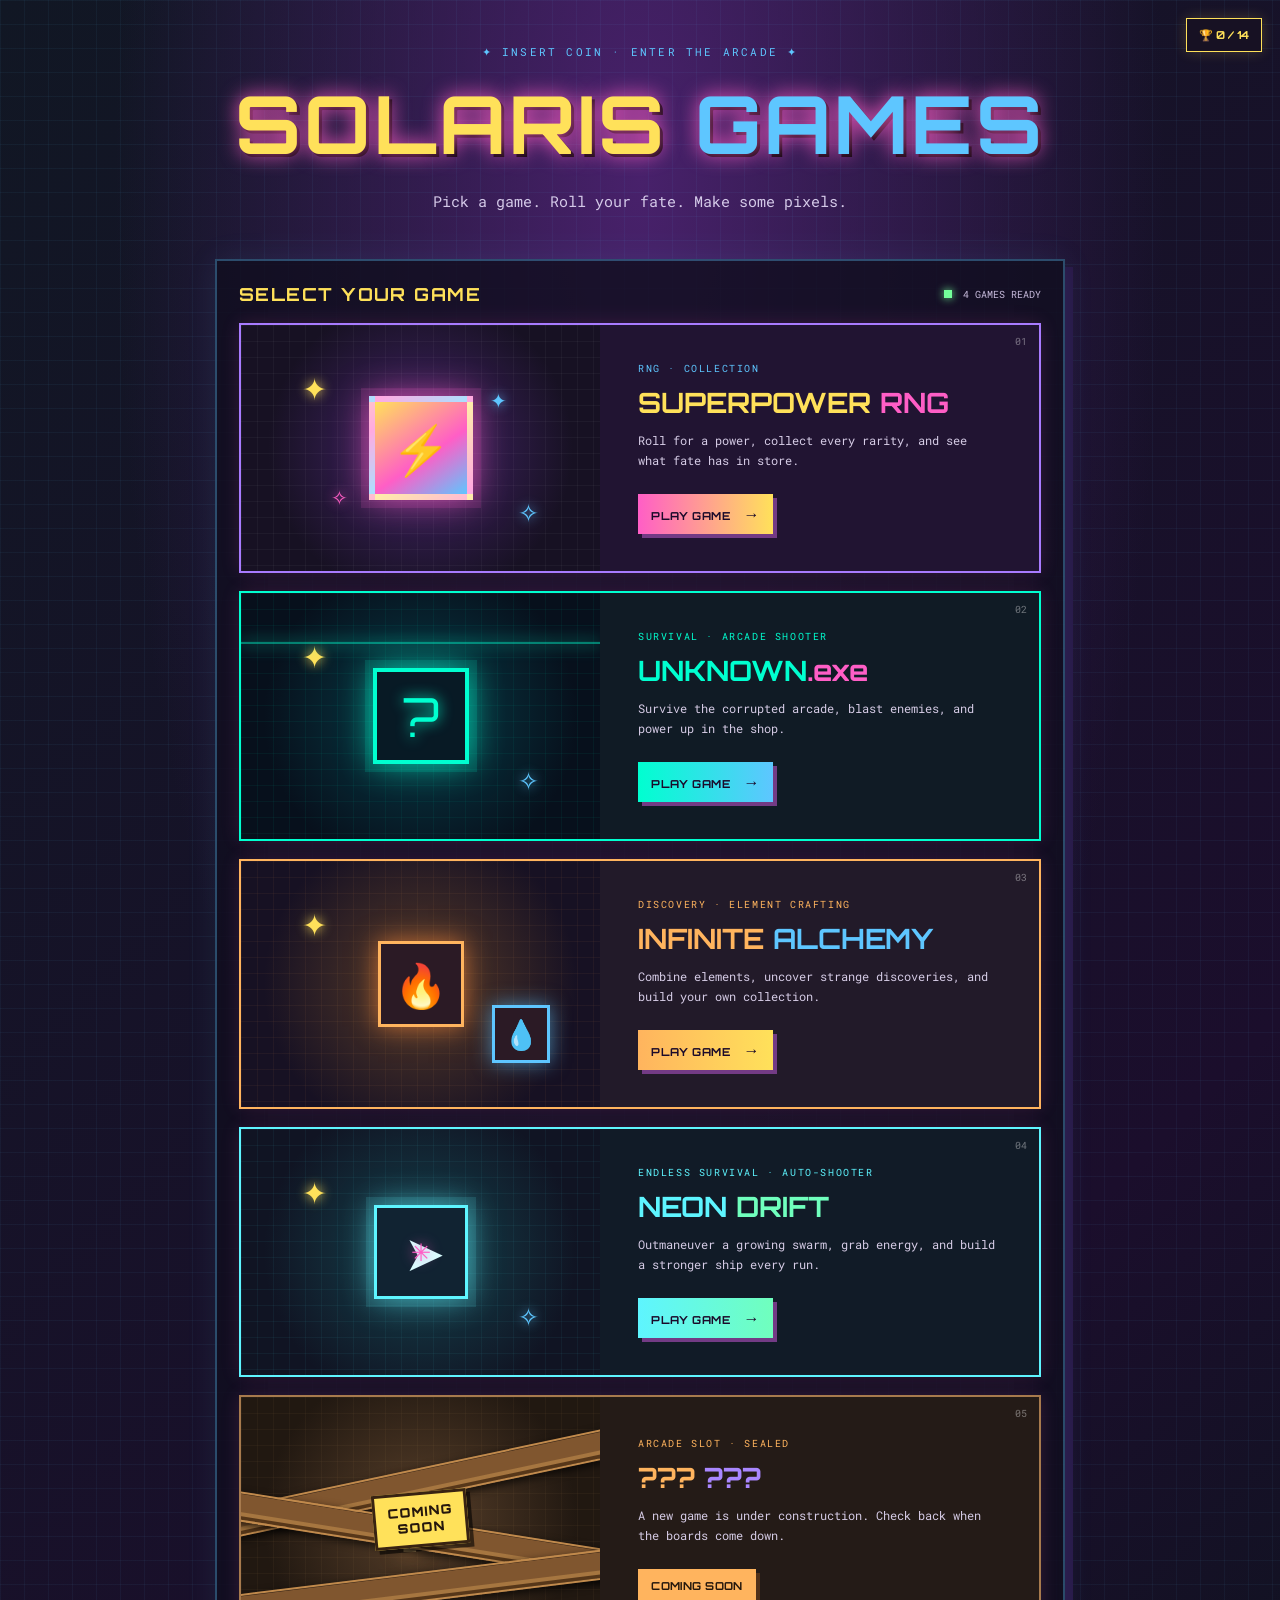
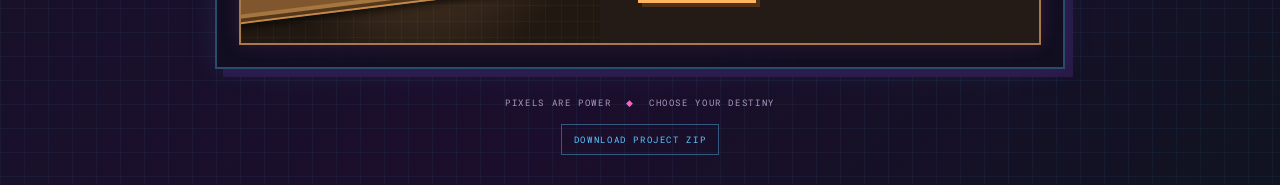
<file: index.html>
<!DOCTYPE html>
<html lang="en">
<head>
  <meta charset="UTF-8">
  <meta name="viewport" content="width=device-width, initial-scale=1.0">
  <meta name="theme-color" content="#161f27">
  <title>Neon Arcade</title>
  <link rel="preconnect" href="https://fonts.googleapis.com">
  <link rel="preconnect" href="https://fonts.gstatic.com" crossorigin>
  <link href="https://fonts.googleapis.com/css2?family=Orbitron:wght@700;900&family=Roboto+Mono:wght@400;700&display=swap" rel="stylesheet">
  <link rel="stylesheet" href="styles.css">
</head>
<body class="home-page">
  <main class="arcade-home">
    <header class="home-heading">
      <p class="home-eyebrow">✦ INSERT COIN · ENTER THE ARCADE ✦</p>
      <h1>SOLARIS <span>GAMES</span></h1>
      <p class="home-intro">Pick a game. Roll your fate. Make some pixels.</p>
    </header>

    <section class="game-shelf" aria-labelledby="games-title">
      <div class="shelf-heading">
        <h2 id="games-title">SELECT YOUR GAME</h2>
        <span class="shelf-status"><i></i> 4 GAMES READY</span>
      </div>
      <a class="game-card superpower-card" href="superpower.html">
        <div class="card-art" aria-hidden="true">
          <span class="pixel-star star-one">✦</span>
          <span class="pixel-star star-two">✧</span>
          <span class="power-orb">⚡</span>
          <span class="orb-spark spark-one">✦</span>
          <span class="orb-spark spark-two">✧</span>
        </div>
        <div class="card-info">
          <div class="card-kicker">RNG · COLLECTION</div>
          <h3>SUPERPOWER <span>RNG</span></h3>
          <p>Roll for a power, collect every rarity, and see what fate has in store.</p>
          <span class="play-link">PLAY GAME <b aria-hidden="true">→</b></span>
        </div>
        <span class="card-index" aria-hidden="true">01</span>
      </a>
      <a class="game-card unknown-card" href="unknown.html">
        <div class="card-art unknown-art" aria-hidden="true">
          <span class="pixel-star star-one">✦</span>
          <span class="unknown-core">?</span>
          <span class="pixel-star star-two">✧</span>
          <span class="unknown-scanline"></span>
        </div>
        <div class="card-info">
          <div class="card-kicker">SURVIVAL · ARCADE SHOOTER</div>
          <h3>UNKNOWN<span>.exe</span></h3>
          <p>Survive the corrupted arcade, blast enemies, and power up in the shop.</p>
          <span class="play-link">PLAY GAME <b aria-hidden="true">→</b></span>
        </div>
        <span class="card-index" aria-hidden="true">02</span>
      </a>
      <a class="game-card craft-card" href="alchemy.html">
        <div class="card-art craft-art" aria-hidden="true">
          <span class="pixel-star star-one">✦</span>
          <span class="craft-orb">🔥</span>
          <span class="craft-orb craft-orb-two">💧</span>
          <span class="pixel-star star-two">✧</span>
        </div>
        <div class="card-info">
          <div class="card-kicker">DISCOVERY · ELEMENT CRAFTING</div>
          <h3>INFINITE <span>ALCHEMY</span></h3>
          <p>Combine elements, uncover strange discoveries, and build your own collection.</p>
          <span class="play-link">PLAY GAME <b aria-hidden="true">→</b></span>
        </div>
        <span class="card-index" aria-hidden="true">03</span>
      </a>
      <a class="game-card drift-card" href="drift.html">
        <div class="card-art drift-art" aria-hidden="true">
          <span class="pixel-star star-one">✦</span>
          <span class="drift-star">✳</span>
          <span class="drift-ship">➤</span>
          <span class="pixel-star star-two">✧</span>
        </div>
        <div class="card-info">
          <div class="card-kicker">ENDLESS SURVIVAL · AUTO-SHOOTER</div>
          <h3>NEON <span>DRIFT</span></h3>
          <p>Outmaneuver a growing swarm, grab energy, and build a stronger ship every run.</p>
          <span class="play-link">PLAY GAME <b aria-hidden="true">→</b></span>
        </div>
        <span class="card-index" aria-hidden="true">04</span>
      </a>
      <article class="game-card coming-card" aria-label="Coming soon game">
        <div class="card-art coming-art" aria-hidden="true">
          <span class="coming-question">?</span>
          <span class="coming-board coming-board-one"></span>
          <span class="coming-board coming-board-two"></span>
          <span class="coming-board coming-board-three"></span>
          <span class="coming-stamp">COMING<br>SOON</span>
        </div>
        <div class="card-info">
          <div class="card-kicker">ARCADE SLOT · SEALED</div>
          <h3>??? <span>???</span></h3>
          <p>A new game is under construction. Check back when the boards come down.</p>
          <span class="play-link coming-label">COMING SOON</span>
        </div>
        <span class="card-index" aria-hidden="true">05</span>
      </article>
    </section>
    <footer class="home-footer">PIXELS ARE POWER <span>◆</span> CHOOSE YOUR DESTINY<br><a class="export-link" href="export.html">DOWNLOAD PROJECT ZIP</a></footer>
  </main>
  <script src="achievements.js"></script>
</body>
</html>
</file>
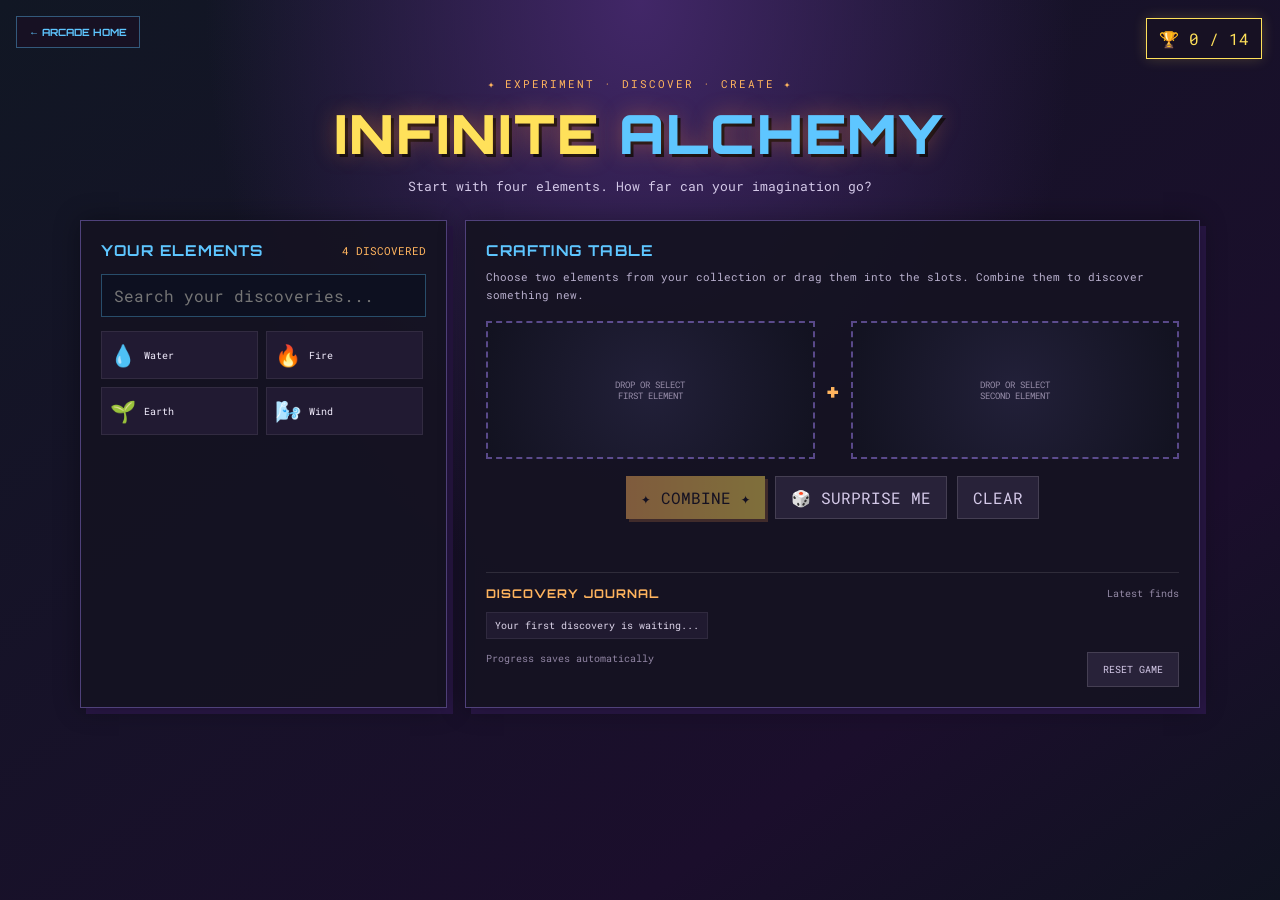
<file: alchemy.html>
<!DOCTYPE html>
<html lang="en">
<head>
  <meta charset="UTF-8">
  <meta name="viewport" content="width=device-width, initial-scale=1.0">
  <meta name="theme-color" content="#171123">
  <title>Infinite Alchemy — Neon Arcade</title>
  <link rel="preconnect" href="https://fonts.googleapis.com">
  <link rel="preconnect" href="https://fonts.gstatic.com" crossorigin>
  <link href="https://fonts.googleapis.com/css2?family=Orbitron:wght@700;900&family=Roboto+Mono:wght@400;700&display=swap" rel="stylesheet">
  <link rel="stylesheet" href="styles.css">
  <style>
    .alchemy-page { min-height:100vh; padding:76px 18px 36px; color:#f4efff; background:radial-gradient(ellipse at 50% 0%,#422768 0,transparent 48%),linear-gradient(145deg,#111724,#1b0e2c 75%,#101321); }
    .alchemy-page button,.alchemy-page input { font:inherit; }
    .alchemy-page .back-link { position:fixed;z-index:5;top:16px;left:16px;padding:9px 12px;color:#5ec6ff;background:#171123;border:1px solid #5ec6ff66;text-decoration:none;font:700 10px 'Orbitron',sans-serif; }
    .alchemy-page .back-link:hover { color:#111724;background:#5ec6ff; }
    .alchemy-admin-overlay { position:fixed;inset:0;z-index:20;display:none;align-items:center;justify-content:center;padding:18px;background:#080612e8; }
    .alchemy-admin-overlay.is-open { display:flex; }
    .alchemy-admin-window { position:relative;width:min(470px,100%);max-height:90vh;overflow:auto;padding:30px 24px 22px;color:#f4efff;background:linear-gradient(145deg,#211832,#111724);border:2px solid #ffb45e;box-shadow:0 0 35px #ffb45e44; }
    .alchemy-admin-window h2 { margin:0 0 8px;color:#ffe15a;text-align:center;font:900 20px 'Orbitron',sans-serif; }
    .alchemy-admin-window p { color:#c9bfd9;text-align:center;font-size:12px; }
    .alchemy-admin-close { position:absolute;top:8px;right:9px;padding:5px 9px;color:white;background:#69345f;border:0;cursor:pointer; }
    .alchemy-admin-form { display:grid;gap:8px;margin-top:16px; }
    .alchemy-admin-form label { color:#5ec6ff;font-size:11px; }
    .alchemy-admin-form input { width:100%;padding:10px;color:#fff;background:#0d1020;border:1px solid #5ec6ff55; }
    .alchemy-admin-form input:focus { outline:1px solid #5ec6ff; }
    #alchemy-admin-status { min-height:20px;margin-top:12px;color:#7bdf8b;text-align:center;font-size:12px; }
    .alchemy-wrap { width:min(1120px,100%);margin:0 auto; }
    .alchemy-heading { margin:0 0 25px;text-align:center; }
    .alchemy-heading p { margin:0 0 8px;color:#ffb45e;font-size:11px;letter-spacing:.18em; }
    .alchemy-heading h1 { margin:0;color:#ffe15a;font:900 clamp(30px,7vw,54px) 'Orbitron',sans-serif;text-shadow:0 0 22px #ff8c3a66,3px 3px #080711; }
    .alchemy-heading h1 span { color:#5ec6ff; }
    .alchemy-heading .alchemy-subtitle { margin:10px 0 0;color:#d4c9e8;font-size:13px;letter-spacing:0; }
    .alchemy-layout { display:grid;grid-template-columns:minmax(250px, .8fr) minmax(0,1.6fr);gap:18px;align-items:stretch; }
    .alchemy-panel { min-width:0;padding:20px;background:#151322eF;border:1px solid #a987ff66;box-shadow:0 0 25px #0005,6px 6px #291746; }
    .alchemy-panel h2 { margin:0;color:#5ec6ff;font:700 15px 'Orbitron',sans-serif;letter-spacing:.08em; }
    .library-top { display:flex;justify-content:space-between;align-items:center;gap:10px;margin-bottom:14px; }
    #discovery-count { color:#ffb45e;font-size:11px;white-space:nowrap; }
    #element-search { width:100%;margin:0 0 12px;padding:10px 12px;color:white;background:#0d1020;border:1px solid #5ec6ff55;outline:none; }
    #element-search:focus { border-color:#5ec6ff;box-shadow:0 0 12px #5ec6ff44; }
    #element-list { display:grid;grid-template-columns:repeat(2,minmax(0,1fr));gap:8px;max-height:570px;overflow:auto;padding:2px 3px 3px 0; }
    .element-chip { display:flex;align-items:center;gap:8px;min-width:0;padding:9px 8px;color:#f4efff;text-align:left;background:#211a32;border:1px solid #ffffff13;transition:background .15s,border-color .15s,transform .15s; }
    .element-chip:hover,.element-chip.is-selected { transform:translateY(-1px);background:#302044;border-color:#ffb45e; }
    .element-emoji { flex:none;font-size:21px; }
    .element-name { overflow:hidden;font-size:10px;text-overflow:ellipsis;white-space:nowrap; }
    .craft-workspace { display:flex;flex-direction:column; }
    .craft-workspace > p { margin:8px 0 18px;color:#b9b0ce;font-size:11px;line-height:1.6; }
    .craft-slots { display:grid;grid-template-columns:1fr auto 1fr;align-items:center;gap:12px; }
    .craft-slot { display:grid;min-height:138px;place-items:center;padding:14px;color:#ac9fbe;text-align:center;background:radial-gradient(circle,#222039,#121220);border:2px dashed #a987ff77;transition:border-color .2s,background .2s; }
    .craft-slot.is-filled { color:#fff;border-style:solid;border-color:#ffb45e;background:radial-gradient(circle,#3b2842,#171525); }
    .craft-slot.is-over { border-color:#5ec6ff;background:#1c2a3b; }
    .slot-content { display:grid;justify-items:center;gap:7px;pointer-events:none; }
    .slot-icon { font-size:38px;line-height:1; }
    .slot-name { color:#ffe15a;font-size:12px; }
    .slot-hint { color:#988eaa;font-size:9px; }
    .combine-plus { color:#ffb45e;font:700 26px 'Orbitron',sans-serif; }
    .craft-actions { display:flex;justify-content:center;gap:10px;margin:17px 0 22px; }
    .craft-action { padding:10px 15px;color:#151123;background:linear-gradient(90deg,#ffb45e,#ffe15a);border:0;font:700 11px 'Orbitron',sans-serif;box-shadow:3px 3px #754a38; }
    .craft-action.secondary { color:#d4c9e8;background:#282239;box-shadow:none;border:1px solid #ffffff22; }
    .craft-action:disabled { opacity:.45; }
    #discovery-message { min-height:24px;margin:-7px 0 14px;color:#7bdf8b;text-align:center;font-size:12px; }
    .journal-heading { display:flex;justify-content:space-between;align-items:center;gap:10px;padding-top:13px;border-top:1px solid #ffffff1c; }
    .journal-heading h2 { color:#ffb45e;font-size:12px; }
    .journal-heading span { color:#958ba7;font-size:10px; }
    #recipe-journal { display:flex;flex-wrap:wrap;gap:7px;max-height:180px;overflow:auto;margin-top:11px; }
    .journal-chip { padding:6px 8px;color:#ded6eb;background:#201a30;border:1px solid #ffffff12;font-size:10px; }
    .alchemy-footer { display:flex;justify-content:space-between;gap:12px;margin-top:13px;color:#9286a5;font-size:10px; }
    @media(max-width:760px) { .alchemy-layout { grid-template-columns:1fr; }.alchemy-page { padding-top:70px; }#element-list { max-height:255px; }.alchemy-panel { padding:16px; } }
    @media(max-width:420px) { .craft-slots { gap:6px; }.craft-slot { min-height:118px;padding:8px; }.slot-icon { font-size:31px; }.slot-name { font-size:10px; }.combine-plus { font-size:19px; }#element-list { grid-template-columns:repeat(2,minmax(0,1fr)); } }
  </style>
</head>
<body class="alchemy-page">
  <a class="back-link" href="index.html">← ARCADE HOME</a>
  <main class="alchemy-wrap">
    <header class="alchemy-heading">
      <p>✦ EXPERIMENT · DISCOVER · CREATE ✦</p>
      <h1>INFINITE <span>ALCHEMY</span></h1>
      <p class="alchemy-subtitle">Start with four elements. How far can your imagination go?</p>
    </header>
    <div class="alchemy-layout">
      <section class="alchemy-panel" aria-labelledby="library-title">
        <div class="library-top"><h2 id="library-title">YOUR ELEMENTS</h2><span id="discovery-count" aria-live="polite"></span></div>
        <input id="element-search" type="search" placeholder="Search your discoveries..." aria-label="Search discovered elements">
        <div id="element-list" aria-label="Discovered elements"></div>
      </section>
      <section class="alchemy-panel craft-workspace" aria-labelledby="workspace-title">
        <h2 id="workspace-title">CRAFTING TABLE</h2>
        <p>Choose two elements from your collection or drag them into the slots. Combine them to discover something new.</p>
        <div class="craft-slots">
          <button class="craft-slot" id="slot-one" type="button" aria-label="First ingredient. Choose an element."><span class="slot-content"><span class="slot-hint">DROP OR SELECT<br>FIRST ELEMENT</span></span></button>
          <span class="combine-plus" aria-hidden="true">+</span>
          <button class="craft-slot" id="slot-two" type="button" aria-label="Second ingredient. Choose an element."><span class="slot-content"><span class="slot-hint">DROP OR SELECT<br>SECOND ELEMENT</span></span></button>
        </div>
        <div class="craft-actions">
          <button class="craft-action" id="combine-button" type="button" disabled>✦ COMBINE ✦</button>
          <button class="craft-action secondary" id="surprise-button" type="button">🎲 SURPRISE ME</button>
          <button class="craft-action secondary" id="clear-button" type="button">CLEAR</button>
        </div>
        <div id="discovery-message" aria-live="polite"></div>
        <div class="journal-heading"><h2>DISCOVERY JOURNAL</h2><span>Latest finds</span></div>
        <div id="recipe-journal" aria-live="polite"></div>
        <div class="alchemy-footer"><span>Progress saves automatically</span><button class="craft-action secondary" id="reset-button" type="button">RESET GAME</button></div>
      </section>
    </div>
  </main>
  <section class="alchemy-admin-overlay" id="alchemy-admin-overlay" aria-label="Alchemy admin panel">
    <div class="alchemy-admin-window" role="dialog" aria-modal="true" aria-labelledby="alchemy-admin-title">
      <button class="alchemy-admin-close" id="alchemy-admin-close" type="button">CLOSE</button>
      <h2 id="alchemy-admin-title">ALCHEMY ADMIN</h2>
      <p>Add any custom discovery directly to your element inventory. Press P + A + X together to open this panel.</p>
      <form class="alchemy-admin-form" id="alchemy-admin-form" autocomplete="off">
        <label for="admin-element-name">Element name</label>
        <input id="admin-element-name" maxlength="36" placeholder="e.g. Moon Cheese" required>
        <label for="admin-element-icon">Icon or emoji</label>
        <input id="admin-element-icon" maxlength="8" value="✨" placeholder="✨">
        <label for="admin-element-hint">Description</label>
        <input id="admin-element-hint" maxlength="100" placeholder="A rare custom discovery">
        <button class="craft-action" type="submit">ADD TO INVENTORY</button>
      </form>
      <div id="alchemy-admin-status" aria-live="polite"></div>
    </div>
  </section>
  <script src="achievements.js"></script>
  <script src="alchemy.js"></script>
</body>
</html>
</file>
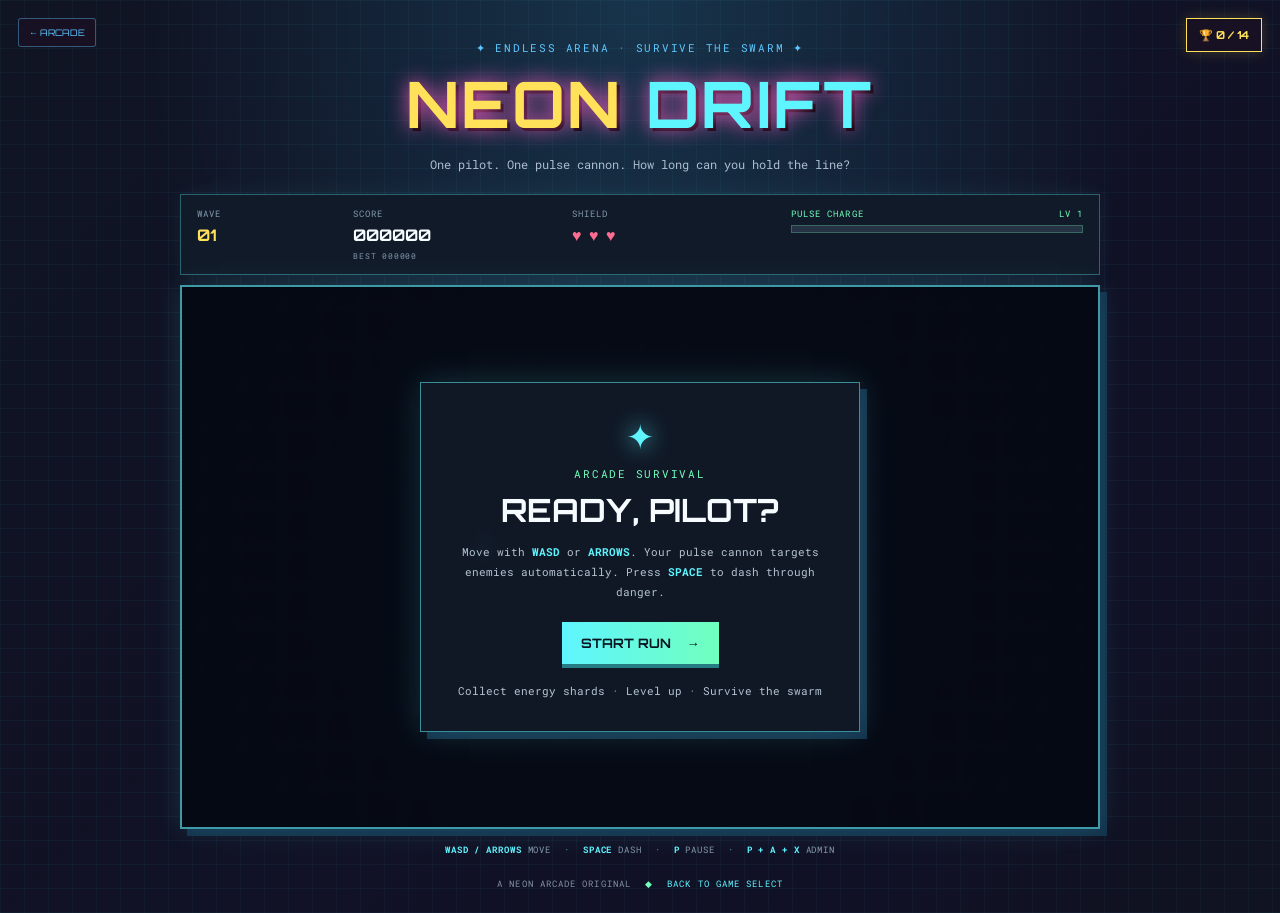
<file: drift.html>
<!DOCTYPE html>
<html lang="en">
<head>
  <meta charset="UTF-8">
  <meta name="viewport" content="width=device-width, initial-scale=1.0">
  <meta name="theme-color" content="#101423">
  <title>Neon Drift — Neon Arcade</title>
  <link rel="preconnect" href="https://fonts.googleapis.com">
  <link rel="preconnect" href="https://fonts.gstatic.com" crossorigin>
  <link href="https://fonts.googleapis.com/css2?family=Orbitron:wght@700;900&family=Roboto+Mono:wght@400;700&display=swap" rel="stylesheet">
  <link rel="stylesheet" href="styles.css">
</head>
<body class="drift-page">
  <a id="home-link" href="index.html">← ARCADE</a>
  <main class="drift-shell">
    <header class="drift-heading">
      <p class="eyebrow">✦ ENDLESS ARENA · SURVIVE THE SWARM ✦</p>
      <h1>NEON <span>DRIFT</span></h1>
      <p class="drift-subtitle">One pilot. One pulse cannon. How long can you hold the line?</p>
    </header>

    <section class="drift-hud" aria-label="Game status">
      <div><span class="hud-label">WAVE</span><b id="wave-value">1</b></div>
      <div><span class="hud-label">SCORE</span><b id="score-value">000000</b><small id="best-value">BEST 000000</small></div>
      <div><span class="hud-label">SHIELD</span><b id="health-value">♥ ♥ ♥</b></div>
      <div class="drift-xp"><span class="hud-label">PULSE CHARGE <b id="level-value">LV 1</b></span><div class="xp-track"><i id="xp-fill"></i></div></div>
    </section>

    <section class="drift-arena-wrap" aria-label="Neon Drift game">
      <canvas id="drift-canvas" aria-label="Arena. Move with WASD or arrow keys, dash with space."></canvas>
      <div id="drift-overlay" class="drift-overlay">
        <div class="overlay-panel">
          <div class="overlay-icon">✦</div>
          <p class="eyebrow" id="overlay-kicker">ARCADE SURVIVAL</p>
          <h2 id="overlay-title">READY, PILOT?</h2>
          <p id="overlay-message">Move with <b>WASD</b> or <b>ARROWS</b>. Your pulse cannon targets enemies automatically. Press <b>SPACE</b> to dash through danger.</p>
          <button id="start-button" class="drift-button" type="button">START RUN <span>→</span></button>
          <p class="overlay-foot">Collect energy shards · Level up · Survive the swarm</p>
        </div>
      </div>
      <div id="level-overlay" class="level-overlay" hidden>
        <div class="level-panel">
          <p class="eyebrow">PULSE CORE UPGRADE</p>
          <h2>LEVEL UP!</h2>
          <p>Choose one upgrade for this run.</p>
          <div id="upgrade-options" class="upgrade-options"></div>
        </div>
      </div>
      <div id="pause-tag" class="pause-tag" hidden>PAUSED <span>· PRESS P</span></div>
      <section id="drift-admin" class="drift-admin" aria-labelledby="drift-admin-title" hidden>
        <div class="drift-admin-panel" role="dialog" aria-modal="true" aria-labelledby="drift-admin-title">
          <button id="drift-admin-close" class="drift-admin-close" type="button" aria-label="Close admin panel">×</button>
          <p class="eyebrow">PILOT OVERRIDE · P + A + X</p>
          <h2 id="drift-admin-title">DRIFT ADMIN</h2>
          <label class="drift-admin-toggle"><input id="drift-god-mode" type="checkbox"> Invulnerability</label>
          <label class="drift-admin-toggle"><input id="drift-rapid-fire" type="checkbox"> Rapid fire</label>
          <div class="drift-admin-actions">
            <button id="drift-admin-heal" type="button">RESTORE SHIELDS</button>
            <button id="drift-admin-score" type="button">+10,000 SCORE</button>
            <button id="drift-admin-clear" type="button">CLEAR ENEMIES</button>
            <button id="drift-admin-overdrive" type="button">MAX SHIP UPGRADES</button>
          </div>
          <p class="drift-admin-note">This panel is hidden during normal play. Press P + A + X together to open.</p>
        </div>
      </section>
    </section>

    <div class="drift-controls">
      <p><b>WASD / ARROWS</b> MOVE <span>·</span> <b>SPACE</b> DASH <span>·</span> <b>P</b> PAUSE <span>·</span> <b>P + A + X</b> ADMIN</p>
      <div class="touch-controls" aria-label="Touch movement controls">
        <button type="button" data-move="up" aria-label="Move up">↑</button>
        <div><button type="button" data-move="left" aria-label="Move left">←</button><button type="button" data-move="down" aria-label="Move down">↓</button><button type="button" data-move="right" aria-label="Move right">→</button></div>
        <button type="button" id="touch-dash">DASH</button>
      </div>
    </div>
    <footer class="drift-footer">A NEON ARCADE ORIGINAL <span>◆</span> <a href="index.html">BACK TO GAME SELECT</a></footer>
  </main>
  <script src="achievements.js"></script>
  <script src="drift.js"></script>
</body>
</html>
</file>
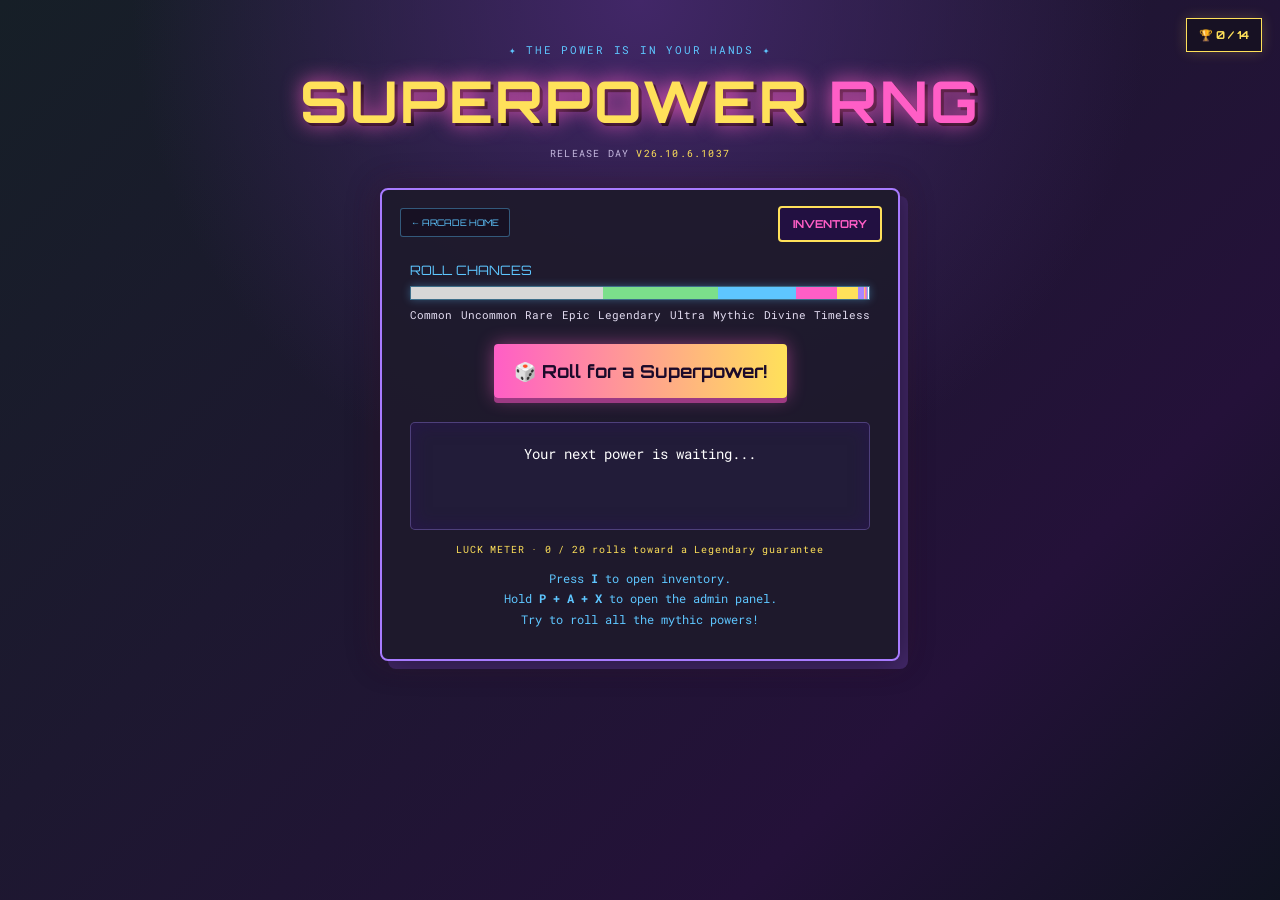
<file: superpower.html>
<!DOCTYPE html>
<html lang="en">
<head>
  <meta charset="UTF-8">
  <meta name="viewport" content="width=device-width, initial-scale=1.0">
  <meta name="theme-color" content="#161f27">
  <title>Superpower RNG</title>
  <link rel="preconnect" href="https://fonts.googleapis.com">
  <link rel="preconnect" href="https://fonts.gstatic.com" crossorigin>
  <link href="https://fonts.googleapis.com/css2?family=Bangers&family=Orbitron:wght@700&family=Roboto+Mono:wght@400;700&display=swap" rel="stylesheet">
  <link rel="stylesheet" href="styles.css">
</head>
<body>
  <main class="game-page">
    <header class="page-heading">
      <p class="eyebrow">✦ THE POWER IS IN YOUR HANDS ✦</p>
      <h1>SUPERPOWER <span>RNG</span></h1>
      <p class="release">RELEASE DAY <span>V26.10.6.1037</span></p>
    </header>

    <section id="game-container" aria-label="Superpower RNG game">
      <a id="home-link" href="index.html">← ARCADE HOME</a>
      <button id="inventory-btn" type="button" title="Or press I">INVENTORY</button>
      <div id="chance-bar-container">
        <div id="chance-bar-label">ROLL CHANCES</div>
        <div id="chance-bar" aria-label="Common 42%, Uncommon 25%, Rare 17%, Epic 9%, Legendary 4.5%, Ultra 1.5%, Mythic 0.8%, Divine 0.15%, Timeless 0.05%">
          <div class="chance-inner common"></div><div class="chance-inner uncommon"></div><div class="chance-inner rare"></div><div class="chance-inner epic"></div><div class="chance-inner legendary"></div><div class="chance-inner ultra"></div><div class="chance-inner mythic"></div><div class="chance-inner divine"></div><div class="chance-inner timeless"></div>
        </div>
        <div class="chance-labels"><span>Common</span><span>Uncommon</span><span>Rare</span><span>Epic</span><span>Legendary</span><span>Ultra</span><span>Mythic</span><span>Divine</span><span>Timeless</span></div>
      </div>
      <button id="roll-btn" type="button">🎲 Roll for a Superpower!</button>
      <div id="result" aria-live="polite">Your next power is waiting...</div>
      <p id="luck-meter" aria-live="polite">LUCK METER · 0 / 20 rolls toward a Legendary guarantee</p>
      <p id="howto">Press <b>I</b> to open inventory.<br>Hold <b>P + A + X</b> to open the admin panel.<br>Try to roll all the mythic powers!</p>
    </section>
  </main>

  <div id="inventory-modal" class="modal" role="dialog" aria-modal="true" aria-labelledby="inventory-title">
    <div id="inventory-content" class="modal-content" tabindex="-1">
      <button id="close-inventory" class="close-button" type="button">Close</button>
      <h2 id="inventory-title">Your Superpowers</h2>
      <ul id="inventory-list" class="inventory-list"></ul>
      <p class="modal-note">Duplicates are possible. Use FLEX POWER to share a collectible through your device's share menu or copy it into a chat.</p>
    </div>
  </div>

  <div id="cheat-modal" class="modal" role="dialog" aria-modal="true" aria-labelledby="cheat-title">
    <div id="cheat-content" class="modal-content cheat-content" tabindex="-1">
      <button id="close-cheat" class="close-button" type="button">Close</button>
      <h2 id="cheat-title">RNG Admin Panel</h2>
      <form id="cheat-form" autocomplete="off">
        <h3 class="admin-section-title">Inventory Mods</h3>
        <label for="cheat-select">Choose a superpower:</label>
        <select id="cheat-select"></select>
        <button class="submit-button" type="submit">Add Selected Power</button>
        <div class="admin-actions">
          <button type="button" data-admin-action="ten">Add 10 Random Powers</button>
          <button type="button" data-admin-action="all">Grant Every Power</button>
          <button type="button" data-admin-action="duplicate">Duplicate Latest</button>
          <button type="button" data-admin-action="remove">Remove Latest</button>
          <button type="button" data-admin-action="clear">Clear Inventory</button>
        </div>
        <h3 class="admin-section-title">Roll Mods</h3>
        <label for="admin-forced-rarity">Force roll rarity</label>
        <select id="admin-forced-rarity">
          <option value="">Normal odds</option>
          <option value="common">Common</option><option value="uncommon">Uncommon</option>
          <option value="rare">Rare</option><option value="epic">Epic</option>
          <option value="legendary">Legendary</option><option value="ultra">Ultra</option>
          <option value="mythic">Mythic</option><option value="divine">Divine</option><option value="timeless">Timeless</option>
        </select>
        <label class="admin-check"><input id="admin-no-duplicates" type="checkbox"> No duplicate rolls</label>
        <label class="admin-check"><input id="admin-instant-roll" type="checkbox"> Skip roll animation</label>
        <div id="cheat-status" aria-live="polite"></div>
      </form>
    </div>
  </div>

  <script src="achievements.js"></script>
  <script src="script.js"></script>
</body>
</html>
</file>
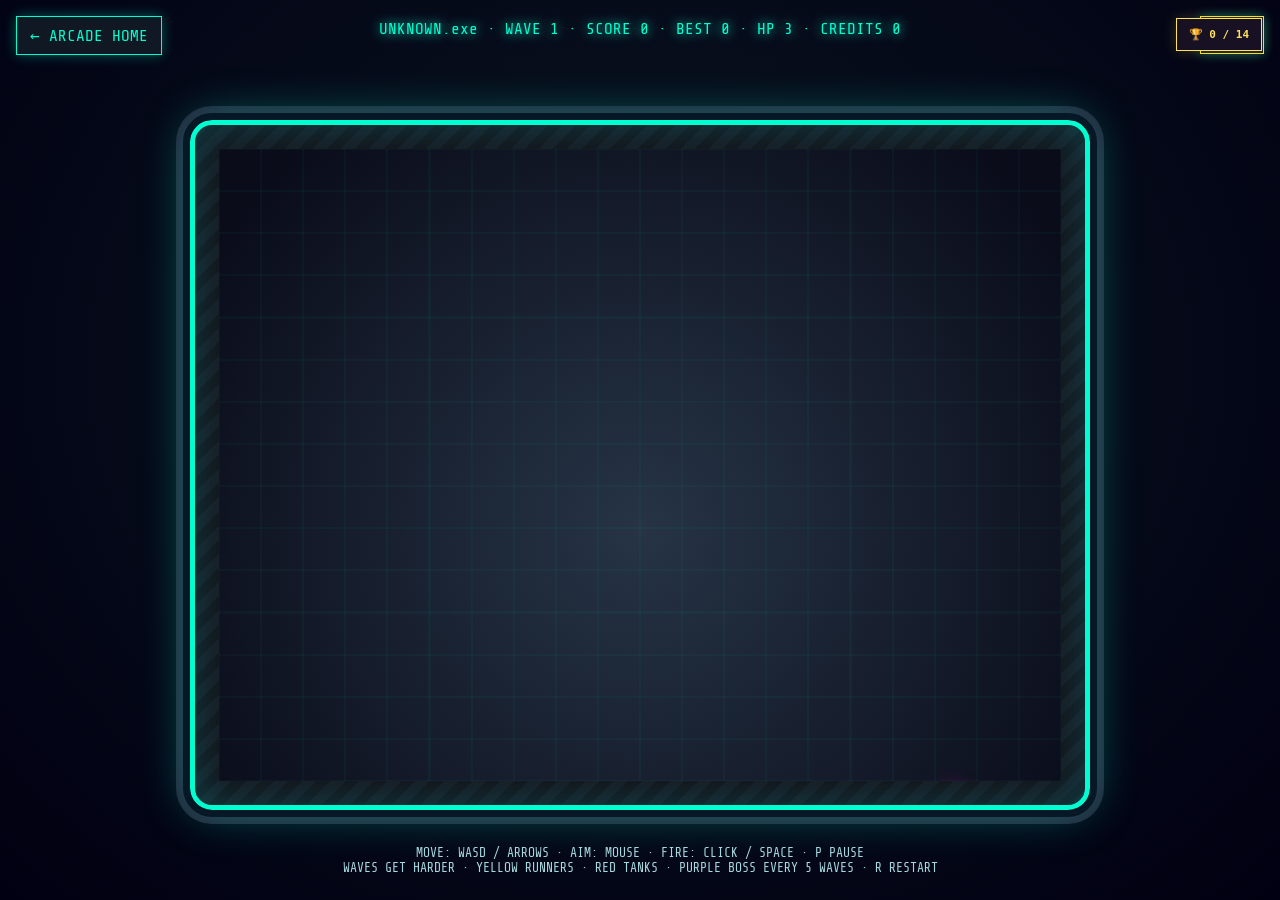
<file: unknown.html>
<!DOCTYPE html>
<html lang="en">
<head>
  <meta charset="UTF-8">
  <meta name="viewport" content="width=device-width, initial-scale=1.0">
  <meta name="theme-color" content="#061826">
  <title>UNKNOWN.exe — Neon Arcade</title>
  <link rel="preconnect" href="https://fonts.googleapis.com">
  <link rel="preconnect" href="https://fonts.gstatic.com" crossorigin>
  <link href="https://fonts.googleapis.com/css2?family=Share+Tech+Mono&display=swap" rel="stylesheet">
  <style>
    * { box-sizing: border-box; }
    body { min-height: 100vh; margin: 0; overflow: hidden; color: #dffffb; background: radial-gradient(ellipse at 50% 40%, #0a1521 0, #010012 100%); font-family: 'Share Tech Mono', Consolas, monospace; }
    .game-shell { min-height: 100vh; display: grid; place-items: center; padding: 58px 18px 28px; }
    .cabinet { position: relative; width: min(900px, 94vw); padding: clamp(10px, 2vw, 24px); background: repeating-linear-gradient(135deg,#171b23 0 10px,#13141a 10px 20px); border: 5px solid #00ffd0; border-radius: 22px; outline: 7px solid #061826; box-shadow: 0 0 48px #00ffd066, inset 0 0 44px #09f5ff33, 0 0 0 14px #24243a; }
    #gameCanvas { display: block; width: 100%; height: auto; aspect-ratio: 4 / 3; background: radial-gradient(circle at 50% 60%, #263445, #0a0c1a 90%); image-rendering: pixelated; cursor: crosshair; touch-action: none; }
    .back-link, .shop-open { position: fixed; z-index: 5; top: 16px; padding: 9px 13px; color: #00ffd0; background: #101923; border: 1px solid #00ffd0; text-decoration: none; font: inherit; box-shadow: 0 0 12px #00ffd055; }
    .back-link { left: 16px; }.shop-open { right: 16px; color: #ffe100; border-color: #ffe100; cursor: pointer; }
    .hud { position: fixed; z-index: 3; top: 18px; left: 50%; max-width: min(60vw, 560px); transform: translateX(-50%); color: #00ffd0; text-align: center; text-shadow: 0 0 12px #00ffd0; pointer-events: none; line-height: 1.45; }
    .hint { position: fixed; bottom: 12px; left: 0; width: 100%; color: #a8d8df; text-align: center; font-size: 13px; }
    .overlay { position: fixed; inset: 0; z-index: 10; display: none; align-items: center; justify-content: center; padding: 18px; background: #050b12ed; }
    .overlay.is-open { display: flex; }
    .window { position: relative; width: min(520px, 100%); max-height: 86vh; overflow: auto; padding: 34px 26px 24px; border: 2px solid #00ffd0; background: linear-gradient(135deg,#161a26,#0f1a1e); box-shadow: 0 0 38px #00ffd055; }
    .window h1 { margin: 0 0 8px; color: #00ffd0; text-align: center; font-size: clamp(24px, 5vw, 36px); text-shadow: 0 0 15px #00ffd0; }
    .window p { color: #b9f0ff; text-align: center; }
    .window-close { position: absolute; top: 9px; right: 10px; border: 0; padding: 6px 10px; background: #ff0044; color: white; font: inherit; cursor: pointer; }
    #balance { color: #ffe100; text-align: center; font-size: 20px; }
    .upgrade-list { display: grid; gap: 10px; max-height: 52vh; overflow-y: auto; }
    .upgrade { display: flex; align-items: center; justify-content: space-between; gap: 10px; padding: 12px; background: #1c2840; box-shadow: inset 0 0 9px #00ffd033; }
    .upgrade strong { color: #00ffd0; }.upgrade small { display: block; margin-top: 4px; color: #b9f0ff; }
    .upgrade button, .action-button { flex: none; padding: 8px 12px; border: 0; color: #222; background: #ffe100; font: inherit; cursor: pointer; }
    .upgrade button:disabled { color: #888; background: #333a4a; cursor: not-allowed; }
    .admin-tools { display: grid; grid-template-columns: repeat(2, minmax(0, 1fr)); gap: 8px; margin: 14px 0 18px; }
    .admin-tools .action-button { min-height: 40px; }
    #cheatOverlay { z-index: 12; }
    @media (max-width: 600px) { .game-shell { padding: 70px 12px 48px; }.cabinet { width: 96vw; padding: 8px; border-width: 3px; border-radius: 14px; }.hud { top: 54px; max-width: 82vw; font-size: 13px; }.back-link,.shop-open { top: 12px; font-size: 12px; }.back-link { left: 10px; }.shop-open { right: 10px; }.hint { font-size: 11px; padding: 0 8px; }.window { padding: 34px 16px 18px; }.admin-tools { grid-template-columns: 1fr; } }
  </style>
</head>
<body>
  <a class="back-link" href="index.html">← ARCADE HOME</a>
  <button class="shop-open" id="shopOpenBtn" type="button">SHOP</button>
  <div class="hud" id="hud" aria-live="polite">UNKNOWN.exe · SCORE 0 · HP 3</div>
  <main class="game-shell">
    <div class="cabinet"><canvas id="gameCanvas" width="800" height="600" aria-label="Survival shooter game"></canvas></div>
  </main>
  <p class="hint">MOVE: WASD / ARROWS · AIM: MOUSE · FIRE: CLICK / SPACE · P PAUSE<br>WAVES GET HARDER · YELLOW RUNNERS · RED TANKS · PURPLE BOSS EVERY 5 WAVES · R RESTART</p>

  <section class="overlay" id="shopOverlay" aria-label="Arcade shop">
    <div class="window">
      <button class="window-close" id="shopCloseBtn" type="button">✕</button>
      <h1>ARCADE SHOP</h1>
      <div id="balance">Credits: 0</div>
      <p>Earn credits by destroying enemies. Upgrades persist between runs.</p>
      <div class="upgrade-list" id="upgradeList"></div>
    </div>
  </section>
  <section class="overlay" id="cheatOverlay" aria-label="Developer cheat mode">
    <div class="window">
      <button class="window-close" id="cheatCloseBtn" type="button">✕</button>
      <h1>CHEAT MODE</h1>
      <p>Developer access granted. Hold P + A + X to open this panel.</p>
      <div class="admin-tools">
        <button class="action-button" id="cheatPointsBtn" type="button">+1000 CREDITS</button>
        <button class="action-button" id="infiniteCoinsBtn" type="button">INFINITE COINS: OFF</button>
        <button class="action-button" id="godModeBtn" type="button">GOD MODE: OFF</button>
        <button class="action-button" id="healBtn" type="button">FULL HEAL</button>
        <button class="action-button" id="maxUpgradesBtn" type="button">MAX UPGRADES</button>
        <button class="action-button" id="clearEnemiesBtn" type="button">CLEAR ARENA</button>
        <button class="action-button" id="scoreBoostBtn" type="button">+10,000 SCORE</button>
      </div>
      <h2 style="color:#00ffd0;text-align:center;font-size:20px">PIXEL MONSTER EDITOR</h2>
      <p>Draw a 16 × 16 enemy and spawn it into the arena.</p>
      <div style="display:flex;justify-content:center;gap:8px;flex-wrap:wrap;margin-bottom:10px" id="pixelPalette"></div>
      <canvas id="pixelCanvas" width="16" height="16" aria-label="Pixel monster drawing canvas" style="display:block;width:160px;height:160px;margin:0 auto 10px;border:2px solid #00ffd0;image-rendering:pixelated;touch-action:none;cursor:crosshair"></canvas>
      <label for="monsterName" style="display:block;color:#b9f0ff;margin-bottom:6px">Monster name</label>
      <input id="monsterName" maxlength="24" placeholder="Pixel monster" style="width:100%;padding:8px;background:#081a25;color:#fff;border:1px solid #00ffd0;font:inherit">
      <button class="action-button" id="saveMonsterBtn" type="button" style="margin-top:10px">SAVE MONSTER</button>
      <div id="monsterList" style="display:grid;gap:8px;margin-top:12px"></div>
    </div>
  </section>
  <script src="achievements.js"></script>
  <script src="unknown.js"></script>
</body>
</html>
</file>
<file: styles.css>
:root {
  color-scheme: dark;
  --ink: #1b0a2a;
  --panel: #1e1a2c;
  --pink: #ff5ec6;
  --yellow: #ffe15a;
  --blue: #5ec6ff;
  --white: #fff;
}

* { box-sizing: border-box; }

/* Crisp pixel cursors for the arcade interface. */
html, body { cursor: url("data:image/svg+xml,%3Csvg xmlns='http://www.w3.org/2000/svg' width='24' height='24' viewBox='0 0 24 24' shape-rendering='crispEdges'%3E%3Cpath fill='%23070b16' d='M3 1h3v3h3v3h3v3h3v3h3v3h-6v7h-3v-4H9v-4H6v-3H3z'/%3E%3Cpath fill='%23f4ffff' d='M5 4h1v3h3v3h3v3h3v3h3v1h-6v6h-1v-4H9v-4H6v-3H5z'/%3E%3Cpath fill='%2300ffd0' d='M7 6h2v2h2v2h2v2h-2v2H9v-2H7z'/%3E%3C/svg%3E") 3 1, auto; }
a, button, select, [role="button"] { cursor: url("data:image/svg+xml,%3Csvg xmlns='http://www.w3.org/2000/svg' width='24' height='24' viewBox='0 0 24 24' shape-rendering='crispEdges'%3E%3Cpath fill='%23070b16' d='M10 2h4v2h3v2h2v3h2v6h-2v3h-2v2h-3v2h-7v-2H5v-2H3v-4H1v-4h4v3h2V4h3z'/%3E%3Cpath fill='%23f4ffff' d='M11 4h2v6h1V6h2v6h1V8h2v7h-2v3h-3v2H8v-2H6v-2H4v-4h2v3h2V5h3z'/%3E%3Cpath fill='%2300ffd0' d='M11 5h1v7h-1zM7 13h2v3H7z'/%3E%3C/svg%3E") 5 2, pointer; }
input, textarea, [contenteditable="true"] { cursor: text; }

body {
  min-height: 100vh;
  margin: 0;
  padding: 32px 18px;
  overflow-x: hidden;
  color: var(--white);
  background: radial-gradient(circle at 50% 0%, #422768 0, transparent 46%), linear-gradient(135deg, #161f27, #241139 75%, #101321);
  font-family: 'Roboto Mono', 'Courier New', monospace;
}

button, select { font: inherit; }
button { cursor: pointer; }
.game-page { width: min(100%, 720px); margin: 0 auto; }
.page-heading { text-align: center; margin: 10px 0 28px; }
.eyebrow { margin: 0 0 8px; color: var(--blue); font-size: 11px; letter-spacing: .16em; }
h1, h2 { font-family: 'Orbitron', 'Courier New', sans-serif; }
h1 { margin: 0; color: var(--yellow); font-size: clamp(2rem, 7vw, 3.6rem); letter-spacing: .04em; text-shadow: 0 0 20px #ff5ec6, 3px 3px 0 #000; }
h1 span { color: var(--pink); }
.release { margin: 10px 0 0; color: #c5b8df; font-size: 10px; letter-spacing: .12em; }
.release span { color: var(--yellow); }

#game-container {
  position: relative;
  max-width: 520px;
  margin: 0 auto;
  padding: 72px 28px 30px;
  text-align: center;
  background: rgb(30 26 44 / 94%);
  border: 2px solid #a87bff;
  border-radius: 8px;
  box-shadow: 0 0 32px #0007, 8px 8px 0 #422768, 0 0 30px #ff5ec622;
}

#inventory-btn {
  position: absolute;
  top: 16px;
  right: 16px;
  padding: 9px 13px;
  color: var(--pink);
  background: #221041;
  border: 2px solid var(--yellow);
  border-radius: 4px;
  font-family: 'Orbitron', sans-serif;
  font-size: 11px;
  font-weight: 700;
}
#inventory-btn:hover, #inventory-btn:focus-visible { color: var(--ink); background: var(--yellow); }
#chance-bar-container { margin: 0 0 22px; text-align: left; }
#chance-bar-label { margin-bottom: 8px; color: var(--blue); font-family: 'Orbitron', sans-serif; font-size: 13px; }
#chance-bar { display: flex; height: 14px; overflow: hidden; background: #222; border: 1px solid #5ec6ff77; box-shadow: 0 0 9px #5ec6ff55; }
.chance-inner { height: 100%; min-width: 0; }
.common { flex: 42; background: #d7d7d7; }
.uncommon { flex: 25; background: #7bdf8b; }
.rare { flex: 17; background: var(--blue); }
.epic { flex: 9; background: var(--pink); }
.legendary { flex: 4.5; background: var(--yellow); }
.ultra { flex: 1.5; background: #a987ff; }
.mythic { flex: .8; background: linear-gradient(90deg, var(--yellow), var(--pink), var(--blue)); }
.divine { flex: .15; background: #fff; }
.timeless { flex: .05; background: #f23; }
.chance-labels { display: flex; justify-content: space-between; flex-wrap: wrap; gap: 4px 8px; margin-top: 7px; color: #e5def3; font-size: clamp(8px, 2vw, 11px); }

#roll-btn, .submit-button {
  padding: 16px 20px;
  color: var(--ink);
  background: linear-gradient(90deg, var(--pink), var(--yellow));
  border: 0;
  border-radius: 4px;
  box-shadow: 0 5px 0 #9d3a83, 0 0 18px #ff5ec677;
  font-family: 'Orbitron', sans-serif;
  font-size: clamp(13px, 3.5vw, 18px);
  font-weight: 700;
  transition: transform .15s, box-shadow .15s;
}
#roll-btn:hover:not(:disabled), .submit-button:hover { transform: translateY(-2px); box-shadow: 0 7px 0 #9d3a83, 0 0 25px #ff5ec6aa; }
#roll-btn:active, .submit-button:active { transform: translateY(3px); box-shadow: 0 2px 0 #9d3a83; }
#roll-btn:disabled { cursor: wait; opacity: .8; }
#result { min-height: 108px; margin: 24px 0 0; padding: 20px 14px; color: var(--white); background: rgb(35 29 58 / 97%); border: 1px solid #a987ff55; border-radius: 5px; box-shadow: inset 0 0 18px #2e115a88; font-size: 14px; line-height: 1.55; }
.superpower-rarity { display: inline-block; margin-bottom: 8px; font-family: Bangers, cursive; font-size: 25px; letter-spacing: .04em; }
.rarity-common { color: #d7d7d7; text-shadow: 0 0 6px #333; }
.rarity-uncommon { color: #7bdf8b; text-shadow: 0 0 10px #7bdf8b77; }
.rarity-rare { color: var(--blue); text-shadow: 0 0 10px #5ec6ff77; }
.rarity-epic { color: var(--pink); text-shadow: 0 0 10px #ff5ec699; }
.rarity-legendary { color: var(--yellow); text-shadow: 0 0 14px #ffe15a88; }
.rarity-ultra { color: #b9a0ff; text-shadow: 0 0 14px #a987ff; }
.rarity-timeless { color: #ff3344; text-shadow: 0 0 14px #ffe15a88; }
.rarity-divine { color: #fff; text-shadow: 0 0 7px #fff, 0 0 18px #ffe15a; }
.rarity-mythic { color: var(--yellow); background: linear-gradient(90deg, var(--yellow), var(--pink), var(--blue), var(--yellow)); background-clip: text; -webkit-text-fill-color: transparent; }
.rarity-nothing { color: #aaa; }
.rarity-everything { color: var(--yellow); }
.power-name { margin: 4px 0; color: var(--white); font-family: Bangers, cursive; font-size: 25px; letter-spacing: .04em; }
.power-desc { color: var(--yellow); font-size: 13px; }
#luck-meter { margin: 13px 0 -6px; color: var(--yellow); font-size: 10px; letter-spacing: .08em; }
#howto { margin: 18px 0 0; color: var(--blue); font-size: 12px; line-height: 1.7; }

.modal { position: fixed; inset: 0; z-index: 1000; display: none; align-items: center; justify-content: center; padding: 18px; background: rgb(19 7 35 / 88%); }
.modal.is-open { display: flex; }
.modal-content { position: relative; width: min(520px, 100%); max-height: 82vh; overflow-y: auto; padding: 32px 26px 24px; color: var(--yellow); background: #24143a; border: 2px solid var(--blue); box-shadow: 0 0 22px #ffe15a55, 8px 8px 0 #5ec6ff33; }
.modal-content h2 { margin: 0 90px 18px 0; color: var(--pink); font-size: 23px; }
.close-button { position: absolute; top: 12px; right: 12px; padding: 7px 10px; color: var(--ink); background: var(--pink); border: 0; border-radius: 3px; font-family: 'Orbitron', sans-serif; font-weight: 700; }
.close-button:hover { background: var(--yellow); }
.inventory-list { display: grid; gap: 10px; margin: 0; padding: 0; list-style: none; }
.inventory-item { padding: 12px; color: var(--white); background: #5a28a038; border-left: 5px solid var(--pink); font-size: 13px; line-height: 1.5; }
.inventory-item .superpower-rarity { margin: 0 12px 0 0; font-size: 19px; }
.inventory-item .desc { margin-top: 4px; color: var(--yellow); }
.flex-power-btn { margin-top: 9px; padding: 6px 9px; color: var(--ink); background: linear-gradient(90deg, var(--blue), #7bdf8b); border: 0; border-radius: 3px; font-family: 'Orbitron', sans-serif; font-size: 10px; font-weight: 700; }
.flex-power-btn:hover, .flex-power-btn:focus-visible { box-shadow: 0 0 12px #5ec6ff99; }
.modal-note { margin: 16px 0 0; color: var(--blue); font-size: 12px; }
#cheat-form label { display: block; margin: 0 0 7px; color: var(--blue); font-size: 13px; }
#cheat-form select, #cheat-form input, #cheat-form textarea { width: 100%; margin-bottom: 12px; padding: 10px; color: var(--yellow); background: var(--ink); border: 1px solid #5ec6ff77; border-radius: 3px; font: inherit; font-size: 12px; }
#cheat-form textarea { resize: vertical; }
.admin-section-title { margin: 22px 0 12px; padding-bottom: 7px; color: var(--pink); border-bottom: 1px solid #ff5ec655; font-family: 'Orbitron', sans-serif; font-size: 13px; }
.admin-section-title:first-of-type { margin-top: 0; }
.admin-actions { display: grid; grid-template-columns: repeat(2, minmax(0, 1fr)); gap: 8px; margin: 10px 0; }
.admin-actions button { padding: 9px 7px; color: var(--blue); background: #171123; border: 1px solid #5ec6ff66; border-radius: 3px; font-size: 11px; }
.admin-actions button:hover, .admin-actions button:focus-visible { color: var(--ink); background: var(--blue); }
.admin-check { display: flex !important; align-items: center; gap: 9px; margin: 8px 0 !important; }
.admin-check input { width: auto !important; margin: 0 !important; accent-color: var(--pink); }
.submit-button { padding: 11px 16px; font-size: 13px; }
#cheat-status { min-height: 20px; margin-top: 10px; color: var(--blue); font-size: 12px; }
@media (max-width: 420px) { .admin-actions { grid-template-columns: 1fr; } }

@media (max-width: 500px) {
  body { padding: 22px 14px; }
  .page-heading { margin-bottom: 22px; }
  #game-container { padding: 68px 16px 24px; }
  .modal-content { padding: 30px 18px 20px; }
}

@media (prefers-reduced-motion: reduce) {
  *, *::before, *::after { scroll-behavior: auto !important; animation-duration: .01ms !important; transition-duration: .01ms !important; }
}

/* Arcade homepage */
.home-page {
  display: grid;
  min-height: 100vh;
  place-items: center;
  padding: 44px 20px 30px;
  background-color: #100d1c;
  background-image: linear-gradient(rgb(94 198 255 / 5%) 1px, transparent 1px), linear-gradient(90deg, rgb(94 198 255 / 5%) 1px, transparent 1px), radial-gradient(ellipse at 50% 10%, #48216b 0, transparent 58%), linear-gradient(135deg, #111724, #1b0e2c 75%, #101321);
  background-size: 24px 24px, 24px 24px, auto, auto;
}
.arcade-home { width: min(100%, 850px); margin: auto; }
.home-heading { margin: 0 auto 48px; text-align: center; }
.home-eyebrow { margin: 0 0 14px; color: var(--blue); font-size: 11px; letter-spacing: .2em; }
.home-heading h1 { font-size: clamp(2.5rem, 9vw, 5rem); }
.home-heading h1 span { color: var(--blue); }
.home-intro { margin: 18px 0 0; color: #d4c9e8; font-size: clamp(12px, 2.5vw, 15px); }
.game-shelf { display: grid; grid-template-columns: 1fr; gap: 18px; padding: 22px; border: 2px solid #5ec6ff55; background: rgb(17 14 31 / 82%); box-shadow: 0 0 30px #5ec6ff17, 8px 8px 0 #291746; }
.shelf-heading { grid-column: 1 / -1; display: flex; align-items: center; justify-content: space-between; gap: 12px; margin-bottom: 0; }
.shelf-heading h2 { margin: 0; color: var(--yellow); font-size: clamp(13px, 3vw, 18px); letter-spacing: .08em; }
.shelf-status { color: #c6badb; font-size: 10px; white-space: nowrap; }
.shelf-status i { display: inline-block; width: 8px; height: 8px; margin-right: 5px; background: #73ff9a; box-shadow: 0 0 9px #73ff9a; }
.game-card { position: relative; display: grid; grid-template-columns: minmax(180px, .9fr) 1.1fr; min-height: 250px; overflow: hidden; color: var(--white); text-decoration: none; background: #211432; border: 2px solid #a87bff; box-shadow: 0 0 18px #ff5ec622; transition: transform .18s, box-shadow .18s, border-color .18s; }
.game-card:hover, .game-card:focus-visible { transform: translateY(-4px); border-color: var(--yellow); box-shadow: 0 0 24px #ff5ec655, 7px 7px 0 #422768; outline: none; }
.card-art { position: relative; display: grid; min-height: 240px; overflow: hidden; place-items: center; background: radial-gradient(circle at center, #45256a, #171123 70%); }
.card-art::before { position: absolute; inset: 0; content: ""; opacity: .55; background-image: linear-gradient(rgb(255 255 255 / 7%) 1px, transparent 1px), linear-gradient(90deg, rgb(255 255 255 / 7%) 1px, transparent 1px); background-size: 16px 16px; }
.power-orb { z-index: 1; display: grid; width: 104px; height: 104px; place-items: center; color: #211432; font-size: 48px; background: linear-gradient(145deg, var(--yellow), var(--pink) 58%, var(--blue)); border: 6px solid #fff7; box-shadow: 0 0 0 8px #ff5ec622, 0 0 35px #ff5ec6aa; image-rendering: pixelated; }
.pixel-star, .orb-spark { position: absolute; color: var(--yellow); text-shadow: 0 0 12px currentColor; }
.star-one { top: 18%; left: 17%; font-size: 30px; }.star-two { right: 17%; bottom: 17%; color: var(--blue); font-size: 25px; }
.orb-spark { z-index: 2; font-size: 20px; }.spark-one { top: 25%; right: 26%; color: var(--blue); }.spark-two { bottom: 25%; left: 25%; color: var(--pink); }
.card-info { align-self: center; padding: 28px clamp(20px, 4vw, 38px); }
.card-kicker { color: var(--blue); font-size: 10px; letter-spacing: .16em; }
.card-info h3 { margin: 10px 0; color: var(--yellow); font-family: 'Orbitron', sans-serif; font-size: clamp(19px, 4vw, 28px); line-height: 1.25; }
.card-info h3 span { color: var(--pink); }
.card-info p { margin: 0; color: #d6cce6; font-size: 12px; line-height: 1.7; }
.play-link { display: inline-block; margin-top: 24px; padding: 10px 13px; color: var(--ink); background: linear-gradient(90deg, var(--pink), var(--yellow)); box-shadow: 4px 4px 0 #733b85; font-family: 'Orbitron', sans-serif; font-size: 11px; font-weight: 700; letter-spacing: .04em; }
.play-link b { margin-left: 10px; font-size: 16px; }
.card-index { position: absolute; top: 10px; right: 12px; color: #fff6; font-size: 10px; }
.unknown-card { border-color: #00ffd0; background: #101b25; }
.unknown-card:hover, .unknown-card:focus-visible { border-color: #ffe15a; box-shadow: 0 0 26px #00ffd066, 7px 7px 0 #123e50; }
.unknown-art { background: radial-gradient(circle at center, #073d48, #07101c 72%); }
.unknown-art::before { background-image: linear-gradient(#00ffd018 1px, transparent 1px), linear-gradient(90deg, #00ffd018 1px, transparent 1px); }
.unknown-core { z-index: 1; display: grid; width: 96px; height: 96px; place-items: center; color: #00ffd0; background: #081a25; border: 4px solid #00ffd0; box-shadow: 0 0 0 8px #00ffd022, 0 0 34px #00ffd0aa; font-family: 'Orbitron', sans-serif; font-size: 54px; text-shadow: 0 0 14px #00ffd0; }
.unknown-card .card-kicker { color: #00ffd0; }
.unknown-card .card-info h3 { color: #00ffd0; }
.unknown-card .card-info h3 span { color: var(--pink); }
.unknown-card .play-link { background: linear-gradient(90deg, #00ffd0, #5ec6ff); }
.unknown-scanline { position: absolute; inset: 20% 0 auto; height: 2px; background: #00ffd077; box-shadow: 0 0 16px #00ffd0; }
.home-footer { margin-top: 28px; color: #a99abb; text-align: center; font-size: 9px; letter-spacing: .18em; }
.home-footer span { padding: 0 8px; color: var(--pink); }
.export-link { display: inline-block; margin-top: 16px; padding: 9px 12px; color: var(--blue); border: 1px solid #5ec6ff66; text-decoration: none; }
.export-link:hover, .export-link:focus-visible { color: var(--ink); background: var(--blue); outline: none; }
#home-link { position: absolute; top: 18px; left: 18px; padding: 8px 10px; color: var(--blue); background: #171123; border: 1px solid #5ec6ff66; border-radius: 3px; font-family: 'Orbitron', sans-serif; font-size: 9px; text-decoration: none; }
#home-link:hover, #home-link:focus-visible { color: var(--ink); background: var(--blue); }

@media (max-width: 700px) {
  .game-shelf { grid-template-columns: 1fr; }
}

@media (max-width: 560px) {
  .home-page { padding: 32px 14px 24px; }
  .home-heading { margin-bottom: 30px; }
  .game-shelf { padding: 15px; }
  .game-card { grid-template-columns: 1fr; }
  .card-art { min-height: 180px; }
  .power-orb { width: 86px; height: 86px; font-size: 40px; }
  .card-info { padding: 22px; }
  #home-link { top: 13px; left: 13px; font-size: 8px; }
}

.craft-card { border-color: #ffb45e; background: #221a29; }
.craft-card:hover, .craft-card:focus-visible { border-color: #ffe15a; box-shadow: 0 0 26px #ffb45e66, 7px 7px 0 #503019; }
.craft-art { background: radial-gradient(circle at center, #573b28, #171123 72%); }
.craft-art::before { background-image: linear-gradient(#ffb45e18 1px, transparent 1px), linear-gradient(90deg, #ffb45e18 1px, transparent 1px); }
.craft-orb { z-index: 1; display: grid; width: 86px; height: 86px; place-items: center; background: #2b1a25; border: 3px solid #ffb45e; box-shadow: 0 0 24px #ff8c3aaa; font-size: 43px; }
.craft-orb-two { position: absolute; width: 58px; height: 58px; right: 14%; bottom: 18%; border-color: #5ec6ff; box-shadow: 0 0 20px #5ec6ff99; font-size: 29px; }
.craft-card .card-kicker { color: #ffb45e; }
.craft-card .card-info h3 { color: #ffb45e; }
.craft-card .card-info h3 span { color: #5ec6ff; }
.craft-card .play-link { background: linear-gradient(90deg, #ffb45e, #ffe15a); }

/* Neon Drift survival game */
.drift-page { min-height: 100vh; padding: 28px 18px 24px; background-color: #0c1220; background-image: linear-gradient(rgb(94 245 255 / 4%) 1px, transparent 1px), linear-gradient(90deg, rgb(94 245 255 / 4%) 1px, transparent 1px), radial-gradient(ellipse at 50% 0%, #17344b 0, transparent 55%), linear-gradient(135deg, #101423, #111126 75%, #101321); background-size: 24px 24px, 24px 24px, auto, auto; }
.drift-shell { width: min(100%, 920px); margin: 0 auto; }
.drift-heading { margin: 12px 0 22px; text-align: center; }
.drift-heading h1 { font-size: clamp(2.25rem, 7vw, 4rem); }
.drift-heading h1 span { color: #5ef5ff; }
.drift-subtitle { margin: 12px 0 0; color: #acbed0; font-size: 12px; }
.drift-hud { display: grid; grid-template-columns: .7fr 1fr 1fr 1.4fr; gap: 10px; margin: 0 auto 10px; padding: 13px 16px; background: #111a28; border: 1px solid #5ef5ff55; box-shadow: 0 0 20px #5ef5ff12; }
.drift-hud > div { display: flex; flex-direction: column; gap: 6px; }
.drift-hud b { color: #f5fbff; font: 700 16px 'Orbitron', sans-serif; }
#best-value { color: #8299ad; font-size: 8px; letter-spacing: .1em; }
.drift-hud > div:nth-child(1) b { color: #ffe15a; }
.drift-hud > div:nth-child(3) b { color: #ff6c91; letter-spacing: .08em; }
.hud-label { color: #8299ad; font-size: 9px; letter-spacing: .12em; }
.drift-xp .hud-label { display: flex; justify-content: space-between; color: #70ffbd; }
.drift-xp .hud-label b { color: #70ffbd; font: inherit; }
.xp-track { height: 8px; overflow: hidden; background: #263344; border: 1px solid #70ffbd44; }
.xp-track i { display: block; width: 0; height: 100%; background: linear-gradient(90deg, #70ffbd, #5ef5ff); box-shadow: 0 0 10px #70ffbd; transition: width .16s; }
.drift-arena-wrap { position: relative; overflow: hidden; border: 2px solid #5ef5ff99; background: #0c1220; box-shadow: 0 0 26px #5ef5ff22, 7px 7px 0 #12314a; }
#drift-canvas { display: block; width: 100%; height: clamp(340px, 58vw, 540px); touch-action: none; }
.drift-overlay, .level-overlay { position: absolute; inset: 0; display: grid; place-items: center; padding: 18px; background: rgb(6 10 20 / 78%); backdrop-filter: blur(4px); }
.drift-overlay[hidden], .level-overlay[hidden], .pause-tag[hidden] { display: none; }
.overlay-panel, .level-panel { width: min(440px, 100%); padding: 30px 26px; text-align: center; background: #111a28f2; border: 1px solid #5ef5ff88; box-shadow: 0 0 32px #5ef5ff2c, 7px 7px 0 #14314a; }
.overlay-icon { color: #5ef5ff; font-size: 34px; text-shadow: 0 0 22px #5ef5ff; }
.overlay-panel .eyebrow, .level-panel .eyebrow { margin-top: 8px; color: #70ffbd; }
.overlay-panel h2, .level-panel h2 { margin: 9px 0 12px; color: #f5fbff; font-size: clamp(22px, 5vw, 32px); }
.overlay-panel > p:not(.eyebrow), .level-panel > p:not(.eyebrow) { color: #b5c4d4; font-size: 11px; line-height: 1.8; }
.overlay-panel > p b { color: #5ef5ff; }
.drift-button { margin-top: 10px; padding: 13px 19px; color: #071521; background: linear-gradient(90deg, #5ef5ff, #70ffbd); border: 0; box-shadow: 0 4px 0 #267d83; font: 700 13px 'Orbitron', sans-serif; }
.drift-button:hover { transform: translateY(-2px); box-shadow: 0 6px 0 #267d83, 0 0 18px #5ef5ff66; }
.drift-button span { margin-left: 12px; }
.overlay-panel .overlay-foot { margin: 17px 0 0; color: #8299ad; font-size: 9px; }
.level-overlay { background: rgb(6 10 20 / 84%); }
.level-panel { width: min(600px, 100%); }
.level-panel h2 { color: #70ffbd; }
.upgrade-options { display: grid; grid-template-columns: repeat(3, 1fr); gap: 9px; margin-top: 19px; }
.upgrade-card { min-height: 95px; padding: 12px 8px; color: #f5fbff; background: #172437; border: 1px solid #5ef5ff66; text-align: left; }
.upgrade-card:hover, .upgrade-card:focus-visible { border-color: #70ffbd; background: #1a3440; box-shadow: 0 0 14px #70ffbd44; outline: none; }
.upgrade-card b { display: block; margin-bottom: 8px; color: #70ffbd; font: 700 10px 'Orbitron', sans-serif; }
.upgrade-card span { color: #b5c4d4; font-size: 10px; line-height: 1.5; }
.pause-tag { position: absolute; top: 14px; left: 50%; padding: 9px 14px; transform: translateX(-50%); color: #071521; background: #ffe15a; font: 700 11px 'Orbitron', sans-serif; box-shadow: 0 0 18px #ffe15a77; }
.pause-tag span { font-size: 9px; }
.drift-controls { margin: 15px 0 0; color: #8499ac; text-align: center; font-size: 9px; letter-spacing: .1em; }
.drift-controls p { margin: 0; }
.drift-controls b { color: #5ef5ff; }
.drift-controls p span { padding: 0 7px; color: #70ffbd; }
.touch-controls { display: none; }
.drift-footer { margin-top: 23px; color: #8290a0; text-align: center; font-size: 9px; letter-spacing: .12em; }
.drift-footer span { padding: 0 8px; color: #70ffbd; }
.drift-footer a { color: #5ef5ff; text-decoration: none; }
.drift-footer a:hover { color: #70ffbd; }
.drift-card { border-color: #5ef5ff; background: #111b27; }
.drift-card:hover, .drift-card:focus-visible { border-color: #70ffbd; box-shadow: 0 0 26px #5ef5ff55, 7px 7px 0 #123e50; }
.drift-art { background: radial-gradient(circle at center, #15434e, #101423 72%); }
.drift-art::before { background-image: linear-gradient(#5ef5ff18 1px, transparent 1px), linear-gradient(90deg, #5ef5ff18 1px, transparent 1px); }
.drift-ship { z-index: 1; display: grid; width: 94px; height: 94px; place-items: center; padding-left: 8px; color: #d8ffff; background: #112332; border: 3px solid #5ef5ff; box-shadow: 0 0 0 8px #5ef5ff20, 0 0 32px #5ef5ff99; font-size: 49px; }
.drift-star { position: absolute; z-index: 2; color: #ff5ec6; font-size: 24px; text-shadow: 0 0 14px #ff5ec6; }
.drift-card .card-kicker, .drift-card .card-info h3 { color: #5ef5ff; }
.drift-card .card-info h3 span { color: #70ffbd; }
.drift-card .play-link { background: linear-gradient(90deg, #5ef5ff, #70ffbd); }

/* Sealed arcade slot, intentionally numbered out of sequence. */
.coming-card { cursor: default; border-color: #a77a4d; background: #241b17; }
.coming-card:hover, .coming-card:focus-visible { transform: none; border-color: #a77a4d; box-shadow: 0 0 18px #ffb45e22; outline: none; }
.coming-art { background: radial-gradient(circle at center, #59402a, #211811 72%); }
.coming-art::before { background-image: linear-gradient(#d5a66a18 1px, transparent 1px), linear-gradient(90deg, #d5a66a18 1px, transparent 1px); }
.coming-question { color: #ffcf85; font: 900 82px 'Orbitron', sans-serif; text-shadow: 0 0 22px #ffb45e88; }
.coming-board { position: absolute; z-index: 2; left: -5%; width: 110%; height: 30px; background: repeating-linear-gradient(0deg, #573719 0 3px, #a67640 4px 7px, #80562f 8px 25px, #392516 26px 29px); border: 2px solid #c18a4c; box-shadow: 0 3px 8px #000b; transform: rotate(-12deg); }
.coming-board-one { top: 29%; }
.coming-board-two { top: 50%; transform: rotate(9deg); }
.coming-board-three { top: 71%; transform: rotate(-7deg); }
.coming-stamp { position: absolute; z-index: 3; padding: 9px 12px; color: #25170d; background: #ffe15a; border: 3px solid #382312; box-shadow: 4px 4px 0 #0009; font: 900 13px/1.2 'Orbitron', sans-serif; letter-spacing: .08em; text-align: center; transform: rotate(-5deg); }
.coming-card .card-kicker { color: #ffb45e; }
.coming-card .card-info h3 { color: #ffb45e; }
.coming-card .card-info h3 span { color: #a987ff; }
.coming-card .coming-label { color: #25170d; background: #ffb45e; box-shadow: 4px 4px 0 #503019; }

.drift-admin { position: absolute; inset: 0; z-index: 20; display: grid; place-items: center; padding: 16px; background: rgb(4 9 17 / 88%); backdrop-filter: blur(5px); }
.drift-admin[hidden] { display: none; }
.drift-admin-panel { position: relative; width: min(470px, 100%); padding: 30px 24px 22px; color: #eafaff; background: #111a28; border: 1px solid #70ffbd99; box-shadow: 0 0 30px #5ef5ff33, 7px 7px 0 #14314a; }
.drift-admin-panel h2 { margin: 0 45px 18px 0; color: #70ffbd; font-size: 22px; }
.drift-admin-panel .eyebrow { color: #5ef5ff; }
.drift-admin-close { position: absolute; top: 10px; right: 10px; width: 34px; height: 34px; color: #071521; background: #70ffbd; border: 0; font: 700 24px 'Orbitron', sans-serif; }
.drift-admin-toggle { display: flex; align-items: center; gap: 9px; margin: 10px 0; color: #c3d5df; font-size: 12px; }
.drift-admin-toggle input { accent-color: #70ffbd; }
.drift-admin-actions { display: grid; grid-template-columns: repeat(2, minmax(0, 1fr)); gap: 8px; margin-top: 18px; }
.drift-admin-actions button { min-height: 42px; padding: 8px; color: #5ef5ff; background: #172437; border: 1px solid #5ef5ff66; font-size: 10px; }
.drift-admin-actions button:hover, .drift-admin-actions button:focus-visible { color: #071521; background: #70ffbd; }
.drift-admin-note { margin: 15px 0 0; color: #8299ad; font-size: 10px; line-height: 1.6; }
@media (max-width: 560px) {
  .drift-admin-panel { padding: 28px 16px 18px; }
  .drift-page { padding: 24px 12px 20px; }
  .drift-heading { margin-bottom: 17px; }
  .drift-hud { grid-template-columns: .8fr 1fr 1.3fr; padding: 10px; gap: 8px; }
  .drift-xp { grid-column: 1 / -1; }
  #drift-canvas { height: 54vh; min-height: 340px; max-height: 500px; }
  .upgrade-options { grid-template-columns: 1fr; gap: 7px; }
  .upgrade-card { min-height: 58px; }
  .touch-controls { display: flex; flex-direction: column; align-items: center; gap: 6px; margin-top: 15px; }
  .touch-controls > div { display: flex; gap: 6px; }
  .touch-controls button { width: 42px; height: 38px; color: #5ef5ff; background: #111a28; border: 1px solid #5ef5ff77; font: 700 16px 'Orbitron', sans-serif; touch-action: none; }
  .touch-controls #touch-dash { width: 82px; color: #071521; background: #70ffbd; font-size: 10px; }
  .overlay-panel, .level-panel { padding: 22px 16px; }
}
@media (prefers-reduced-motion: reduce) { .upgrade-card, .drift-button { transition: none; } }
</file>
